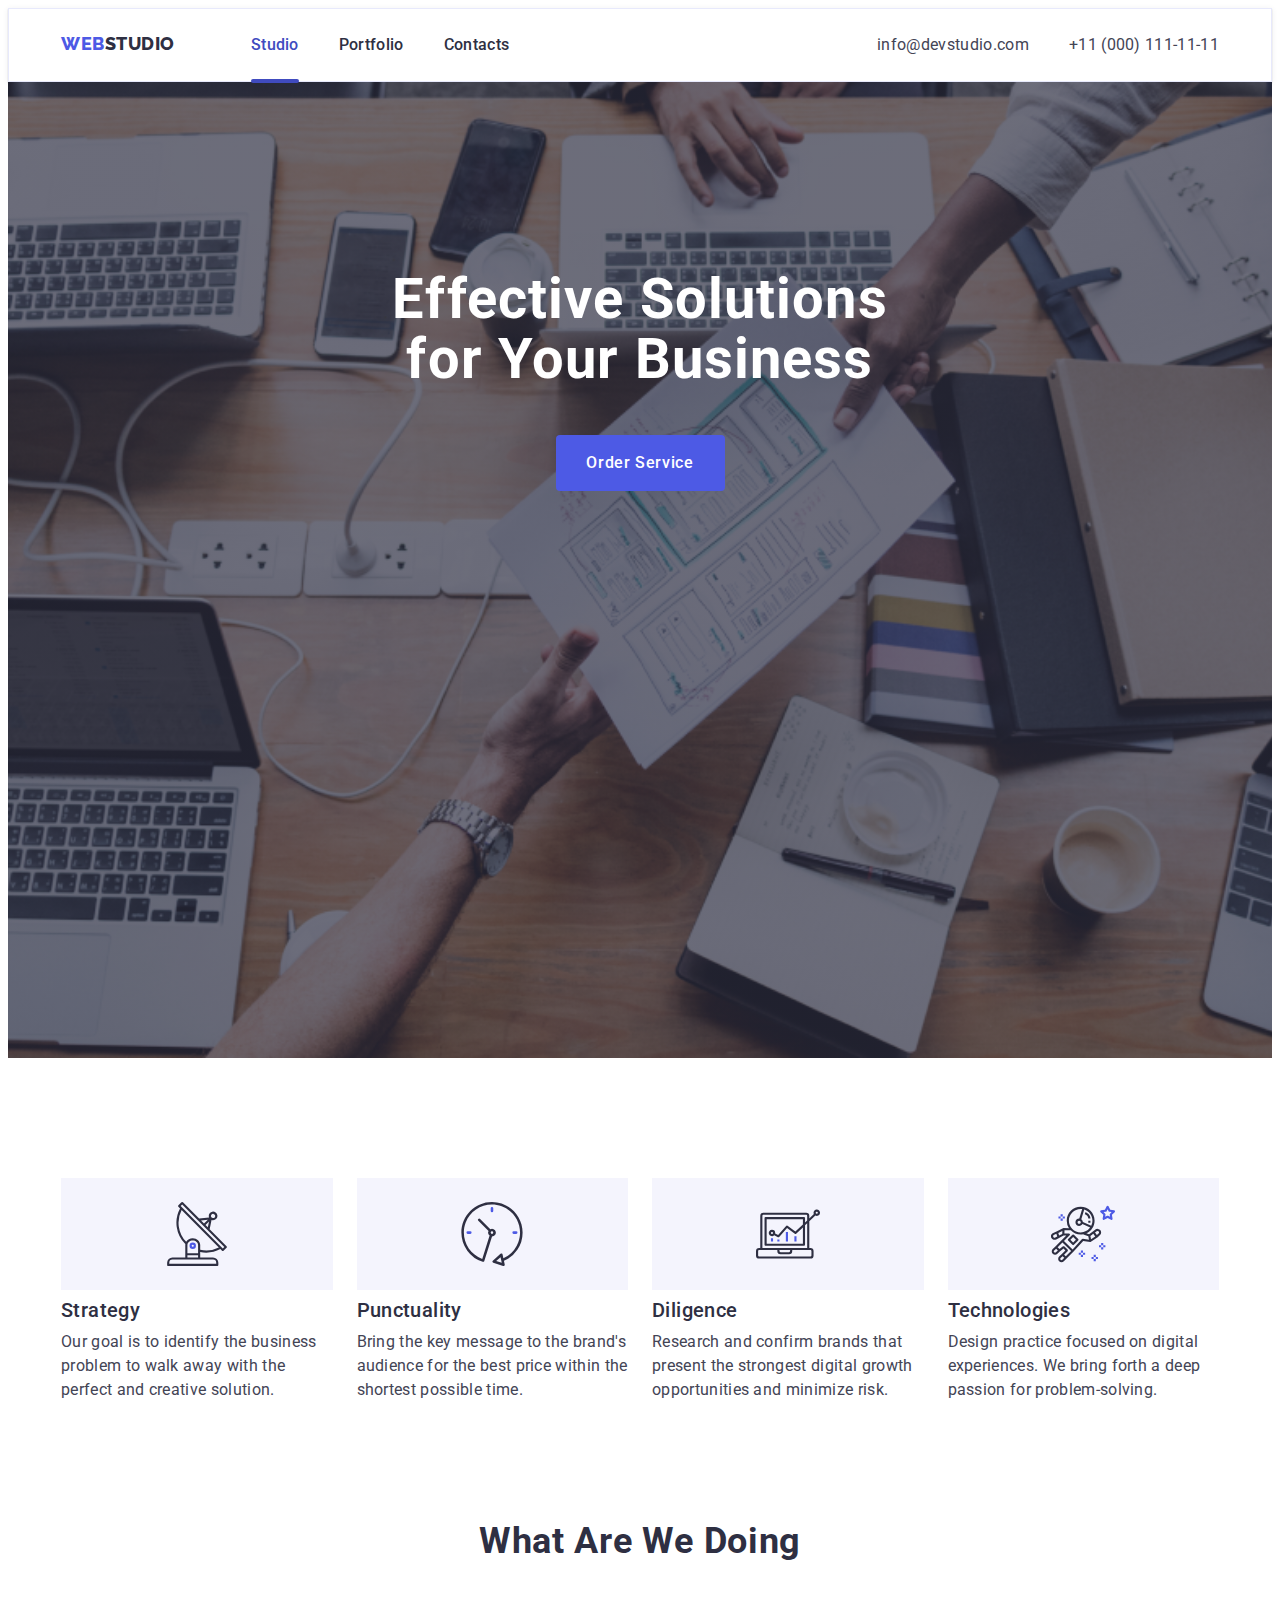
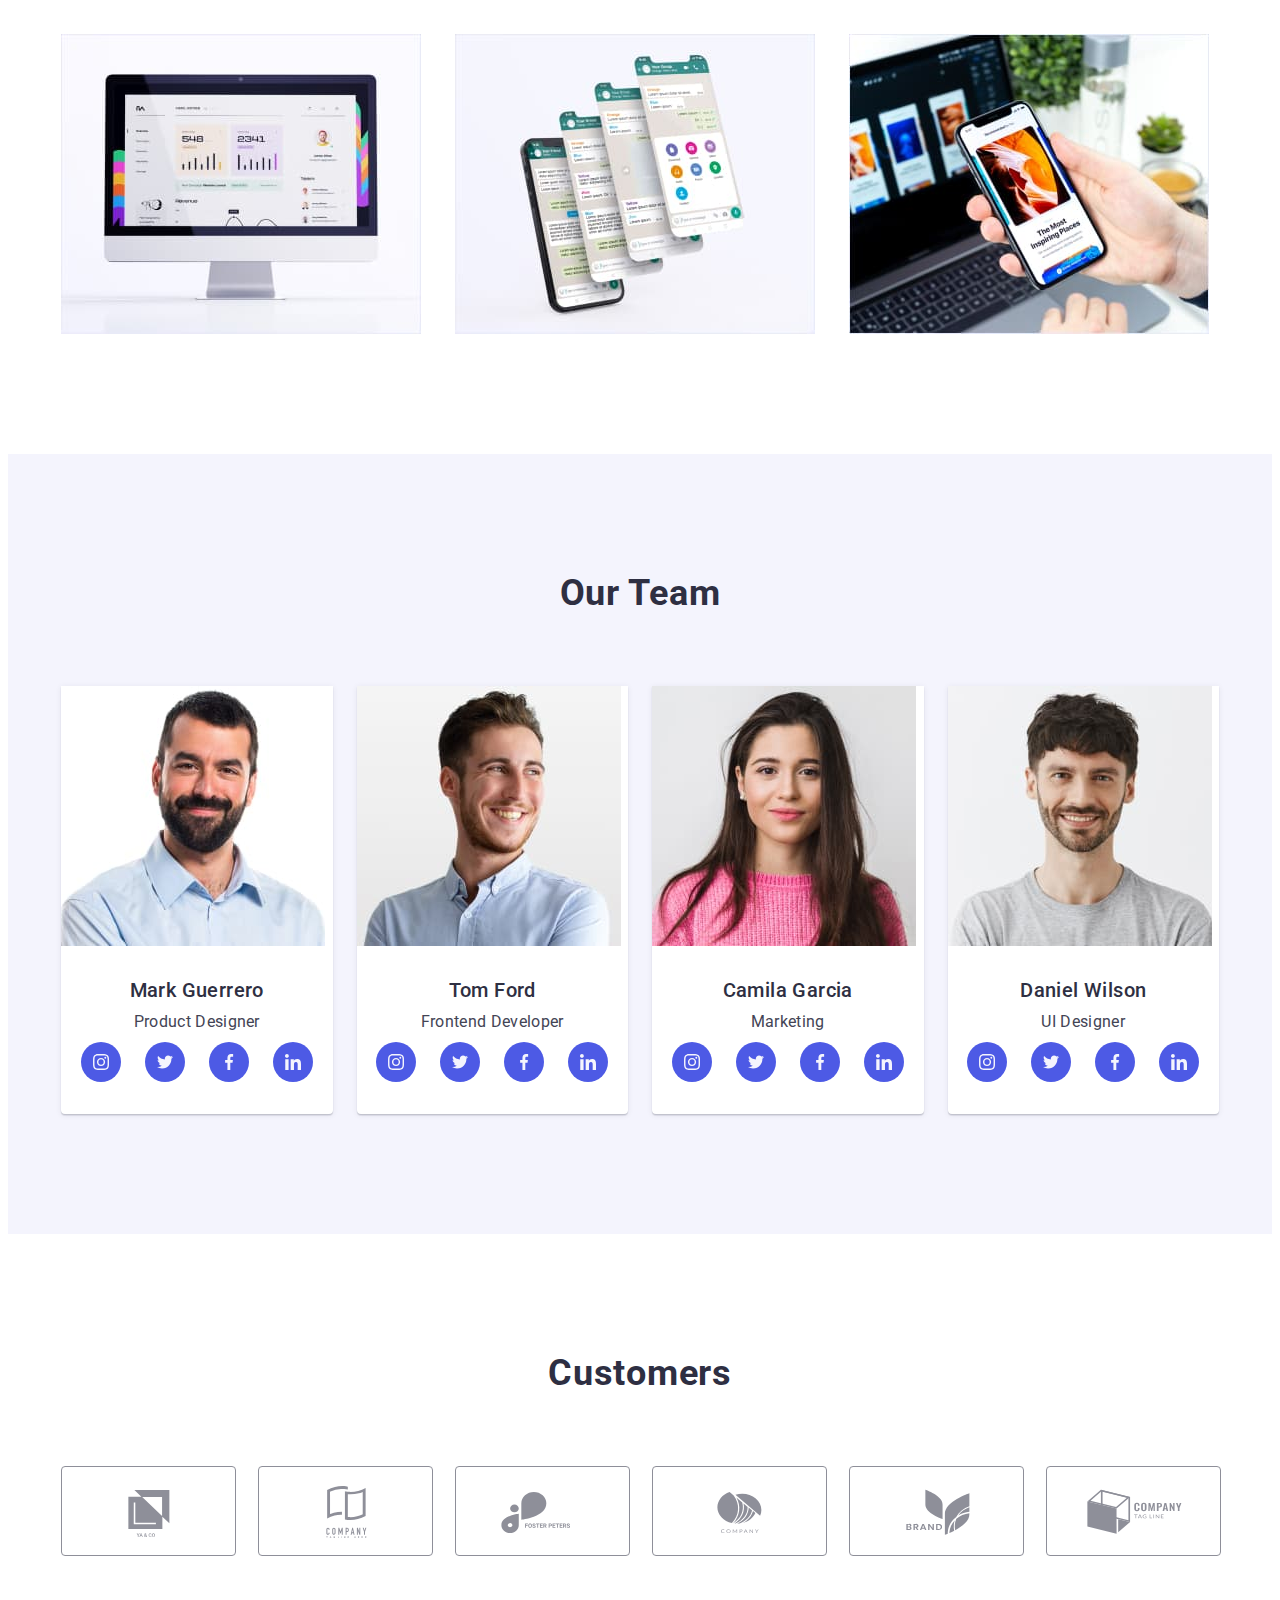
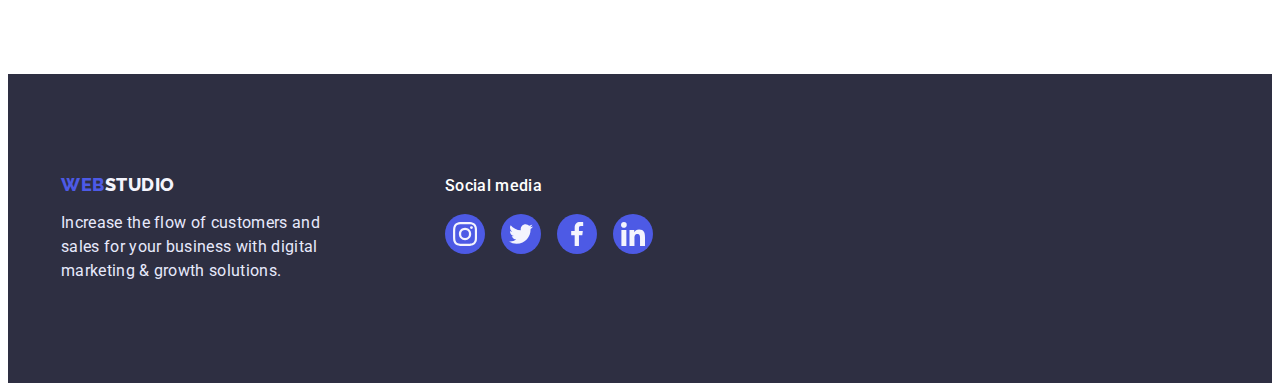
<file: index.html>
<!DOCTYPE html>
<html lang="en">
  <head>
    <meta charset="UTF-8" />
    <meta http-equiv="X-UA-Compatible" content="IE=edge" />
    <meta name="viewport" content="width=device-width, initial-scale=1.0" />
    <title>Document</title>
    <link rel="preconnect" href="https://fonts.googleapis.com" />
    <link rel="preconnect" href="https://fonts.gstatic.com" crossorigin />
    <link
      href="https://fonts.googleapis.com/css2?family=Raleway:wght@800&family=Roboto:wght@400;500;700;900&display=swap"
      rel="stylesheet"
    />
    <link
      rel="stylesheet"
      href="https://cdnjs.cloudflare.com/ajax/libs/modern-normalize/1.1.0/modern-normalize.min.css"
      integrity="sha512-wpPYUAdjBVSE4KJnH1VR1HeZfpl1ub8YT/NKx4PuQ5NmX2tKuGu6U/JRp5y+Y8XG2tV+wKQpNHVUX03MfMFn9Q=="
      crossorigin="anonymous"
      referrerpolicy="no-referrer"
    />
    <link rel="stylesheet" href="./css/styles.css" />
  </head>
  <body>
    <header class="header">
      <div class="container header-container">
        <nav class="header-navigation">
          <a href="./index.html" class="header-logo link"
            >Web<span class="logo-style">Studio</span></a
          >
          <ul class="header-list list">
            <li class="header-item">
              <a href="./index.html" class="header-link current link">Studio</a>
            </li>
            <li class="header-item">
              <a href="./portfolio.html" class="header-link link">Portfolio</a>
            </li>
            <li class="header-item">
              <a href="" class="header-link link">Contacts</a>
            </li>
          </ul>
        </nav>

        <address class="header-address">
          <ul class="address-list list">
            <li class="address-item">
              <a class="address-link link" href="mailto:info@devstudio.com"
                >info@devstudio.com</a
              >
            </li>
            <li class="address-item">
              <a class="address-link link" href="tel:+110001111111"
                >+11 (000) 111-11-11</a
              >
            </li>
          </ul>
        </address>
      </div>
    </header>
    <main>
      <section class="hero-section">
        <div class="container">
          <h1 class="hero-title">Effective Solutions for Your Business</h1>
          <button type="button" class="hero-btn" data-modal-open>Order Service</button>
        </div>
      </section>

      <section class="about">
        <div class="container about-container">
          <h2 class="visually-hidden">About</h2>   
          <ul class="about-list list">
            <li class="about-item">
               <div class="icon-wrap"><svg class="about-icon" width="64" height="64">
                        <use href="./images/icons.svg#icon-antenna"></use>
                      </svg></div>
              <h3 class="about-title title">Strategy</h3>
              <p class="about-text text">
                Our goal is to identify the business problem to walk away with
                the perfect and creative solution.
              </p>
            </li>
            <li class="about-item">
             <div class="icon-wrap"><svg class="about-icon" width="64" height="64">
                        <use href="./images/icons.svg#icon-clock"></use>
                      </svg></div>
              <h3 class="about-title title">Punctuality</h3>
              <p class="about-text text">
                Bring the key message to the brand's audience for the best price
                within the shortest possible time.
              </p>
            </li>
            <li class="about-item">
              <div class="icon-wrap"><svg class="about-icon" width="64" height="64">
                        <use href="./images/icons.svg#icon-diagram"></use>
                      </svg></div>
              <h3 class="about-title title">Diligence</h3>
              <p class="about-text text">
                Research and confirm brands that present the strongest digital
                growth opportunities and minimize risk.
              </p>
            </li>
            <li class="about-item">
              <div class="icon-wrap"><svg class="about-icon" width="64" height="64">
                        <use href="./images/icons.svg#icon-astronaut"></use>
                      </svg></div>
              <h3 class="about-title title">Technologies</h3>
              <p class="about-text text">
                Design practice focused on digital experiences. We bring forth a
                deep passion for problem-solving.
              </p>
            </li>
          </ul>
        </div>
      </section>

      <section class="duties">
        <div class="container">
          <h2 class="duties-title head-title">What are we doing</h2>
          <ul class="duties-list list">
            <li class="duties-item">
              <img
                src="./images/img1.jpg"
                alt="computer screen"
                width="360"
                height="300"
              />
            </li>
            <li class="duties-item">
              <img
                src="./images/img2.jpg"
                alt="telephone with open tabs"
                width="360"
                height="300"
              />
            </li>
            <li class="duties-item">
              <img
                src="./images/img3.jpg"
                alt="telephone in hand and laptop on the table"
                width="360"
                height="300"
              />
            </li>
          </ul>
        </div>
      </section>
      <section class="team">
        <div class="container">
          <h2 class="team-head-title head-title">Our Team</h2>
          <ul class="team-list list">
            <li class="team-item">
              <img
                src="./images/mark.jpg"
                alt="Mark's profile picture"
                width="264"
                height="260"
              />
              <div class="team-content">
                <h3 class="team-title title">Mark Guerrero</h3>
                <p class="team-text text">Product Designer</p>
                <ul class="team-soc-list list">
                  <li class="team-soc-item">
                    <a class="team-soc-link link" href=""
                      ><svg class="team-soc-icon" width="16" height="16">
                        <use href="./images/icons.svg#icon-instagram"></use>
                      </svg>
                    </a>
                  </li>
                  <li class="team-soc-item">
                    <a class="team-soc-link link" href=""
                      ><svg class="team-soc-icon" width="16" height="16">
                        <use href="./images/icons.svg#icon-twitter"></use>
                      </svg>
                    </a>
                  </li>
                  <li class="team-soc-item">
                    <a class="team-soc-link link" href=""
                      ><svg class="team-soc-icon" width="16" height="16">
                        <use href="./images/icons.svg#icon-facebook"></use>
                      </svg>
                    </a>
                  </li>
                  <li class="team-soc-item">
                    <a class="team-soc-link link" href=""
                      ><svg class="team-soc-icon" width="16" height="16">
                        <use href="./images/icons.svg#icon-linkedin"></use>
                      </svg>
                    </a>
                  </li>
                </ul>
              </div>
            </li>
            <li class="team-item">
              <img
                src="./images/tom.jpg"
                alt="Tom's profile picture"
                width="264"
                height="260"
              />
              <div class="team-content">
                <h3 class="team-title title">Tom Ford</h3>
                <p class="team-text text">Frontend Developer</p>
                <ul class="team-soc-list list">
                  <li class="team-soc-item">
                    <a class="team-soc-link link" href=""
                      ><svg class="team-soc-icon" width="16" height="16">
                        <use href="./images/icons.svg#icon-instagram"></use>
                      </svg>
                    </a>
                  </li>
                  <li class="team-soc-item">
                    <a class="team-soc-link link" href><svg class="team-soc-icon" width="16" height="16">
                        <use href="./images/icons.svg#icon-twitter"></use>
                      </svg>
                    </a>
                  </li>
                  <li class="team-soc-item">
                    <a class="team-soc-link link" href=""
                      ><svg class="team-soc-icon" width="16" height="16">
                        <use href="./images/icons.svg#icon-facebook"></use>
                      </svg>
                    </a>
                  </li>
                  <li class="team-soc-item">
                    <a class="team-soc-link link" href=""
                      ><svg class="team-soc-icon" width="16" height="16">
                        <use href="./images/icons.svg#icon-linkedin"></use>
                      </svg>
                    </a>
                  </li>
                </ul>
              </div>
            </li>
            <li class="team-item">
              <img
                src="./images/camila.jpg"
                alt="Camila's profile picture"
                width="264"
                height="260"
              />
              <div class="team-content">
                <h3 class="team-title title">Camila Garcia</h3>
                <p class="team-text text">Marketing</p>
                <ul class="team-soc-list list">
                  <li class="team-soc-item">
                    <a class="team-soc-link link" href=""
                      ><svg class="team-soc-icon" width="16" height="16">
                        <use href="./images/icons.svg#icon-instagram"></use>
                      </svg>
                    </a>
                  </li>
                  <li class="team-soc-item">
                    <a class="team-soc-link link" href=""
                      ><svg class="team-soc-icon" width="16" height="16">
                        <use href="./images/icons.svg#icon-twitter"></use>
                      </svg>
                    </a>
                  </li>
                  <li class="team-soc-item">
                    <a class="team-soc-link link" href=""
                      ><svg class="team-soc-icon" width="16" height="16">
                        <use href="./images/icons.svg#icon-facebook"></use>
                      </svg>
                    </a>
                  </li>
                  <li class="team-soc-item">
                    <a class="team-soc-link link" href=""
                      ><svg class="team-soc-icon" width="16" height="16">
                        <use href="./images/icons.svg#icon-linkedin"></use>
                      </svg>
                    </a>
                  </li>
                </ul>
              </div>
            </li>
            <li class="team-item">
              <img
                src="./images/daniel.jpg"
                alt="Daniel's profile picture"
                width="264"
                height="260"
              />
              <div class="team-content">
                <h3 class="team-title title">Daniel Wilson</h3>
                <p class="team-text text">UI Designer</p>
                <ul class="team-soc-list list">
                  <li class="team-soc-item">
                    <a class="team-soc-link link" href=""
                      ><svg class="team-soc-icon" width="16" height="16">
                        <use href="./images/icons.svg#icon-instagram"></use>
                      </svg>
                    </a>
                  </li>
                  <li class="team-soc-item">
                    <a class="team-soc-link link" href=""
                      ><svg class="team-soc-icon" width="16" height="16">
                        <use href="./images/icons.svg#icon-twitter"></use>
                      </svg>
                    </a>
                  </li>
                  <li class="team-soc-item">
                    <a class="team-soc-link link" href=""
                      ><svg class="team-soc-icon" width="16" height="16">
                        <use href="./images/icons.svg#icon-facebook"></use>
                      </svg>
                    </a>
                  </li>
                  <li class="team-soc-item">
                    <a class="team-soc-link link" href=""
                      ><svg class="team-soc-icon" width="16" height="16">
                        <use href="./images/icons.svg#icon-linkedin"></use>
                      </svg>
                    </a>
                  </li>
                </ul>
        </div>
      </section>

      <section class="customers">
        <div class="container">
          <h2 class="customers-title head-title">Customers</h2>
          <ul class="customers-list list">

            <ul class="customers-icon-list list">
                  <li class="customers-icon-item">
                    <a class="customers-icon-link link" href=""
                      ><svg class="customers-icon" width="104" height="56">
                        <use href="./images/icons.svg#icon-Logo1"></use>
                      </svg>
                    </a>
                  </li>
            <li class="customers-icon-item">
                    <a class="customers-icon-link link" href=""
                      ><svg class="customers-icon" width="104" height="56">
                        <use href="./images/icons.svg#icon-Logo2"></use>
                      </svg>
                    </a>
                  </li>
           <li class="customers-icon-item">
                    <a class="customers-icon-link link" href=""
                      ><svg class="customers-icon" width="104" height="56">
                        <use href="./images/icons.svg#icon-Logo3"></use>
                      </svg>
                    </a>
                  </li>
           <li class="customers-icon-item">
                    <a class="customers-icon-link link" href=""
                      ><svg class="customers-icon" width="104" height="56">
                        <use href="./images/icons.svg#icon-Logo4"></use>
                      </svg>
                    </a>
                  </li>
           <li class="customers-icon-item">
                    <a class="customers-icon-link link" href=""
                      ><svg class="customers-icon" width="104" height="56">
                        <use href="./images/icons.svg#icon-Logo5"></use>
                      </svg>
                    </a>
                  </li>
            <li class="customers-icon-item">
                    <a class="customers-icon-link link" href=""
                      ><svg class="customers-icon" width="104" height="56">
                        <use href="./images/icons.svg#icon-Logo6"></use>
                      </svg>
                    </a>
                  </li>
          </ul>
        </div>
      </section>
    </main>
    <footer class="footer">
      <div class="container footer-container">
        <div class="footer-content">
          <a href="./index.html" class="footer-logo link"
            >Web<span class="footer-logo-style">Studio</span></a
          >
          <p class="footer-text">
            Increase the flow of customers and sales for your business with
            digital marketing & growth solutions.
          </p>
        </div>
        <div class="footer-soc-media">
          <p class="footer-soc-text text">Social media</p>
          
          <ul class="footer-soc-list list">
                  <li class="footer-soc-item">
                    <a class="footer-soc-link link" href=""
                      ><svg class="footer-soc-icon" width="24" height="24">
                        <use href="./images/icons.svg#icon-instagram"></use>
                      </svg>
                    </a>
                  </li>
                  <li class="footer-soc-item">
                    <a class="footer-soc-link link" href=""
                      ><svg class="footer-soc-icon" width="24" height="24">
                        <use href="./images/icons.svg#icon-twitter"></use>
                      </svg>
                    </a>
                  </li>
                  <li class="footer-soc-item">
                    <a class="footer-soc-link link" href=""
                      ><svg class="footer-soc-icon" width="24" height="24">
                        <use href="./images/icons.svg#icon-facebook"></use>
                      </svg>
                    </a>
                  </li>
                  <li class="footer-soc-item">
                    <a class="footer-soc-link link" href=""
                      ><svg class="footer-soc-icon" width="24" height="24">
                        <use href="./images/icons.svg#icon-linkedin"></use>
                      </svg>
                    </a>
                  </li>
                </ul>
        </div>
      </div>
    </footer>
<div class="backdrop is-hidden" data-modal>
  <div class="modal"> <button type="button" class="modal-close-btn" data-modal-close><svg class="modal-close-icon" width="8" height="8">
                        <use href="./images/icons.svg#icon-close-sign"></use>
                      </svg> </button>
</div>
<script src="./js/modal.js"></script>
  </body>
</html>
</file>
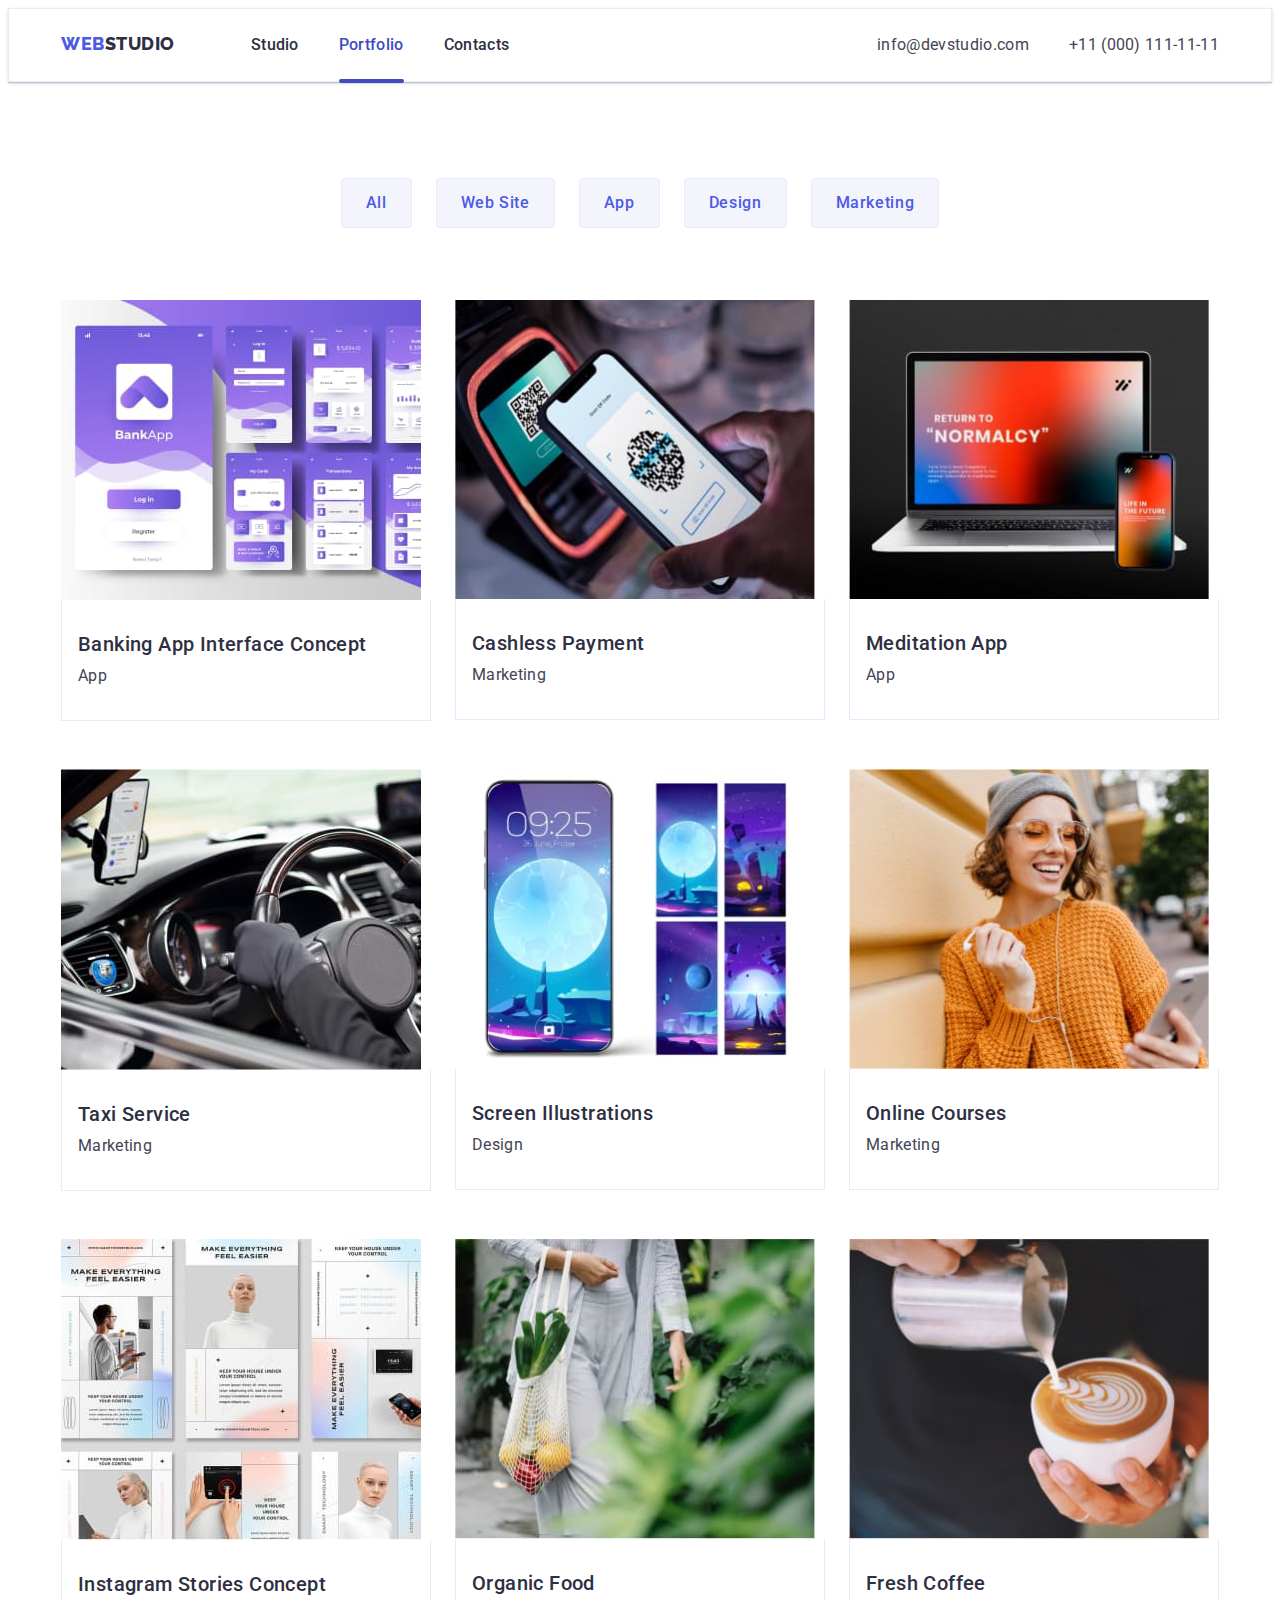
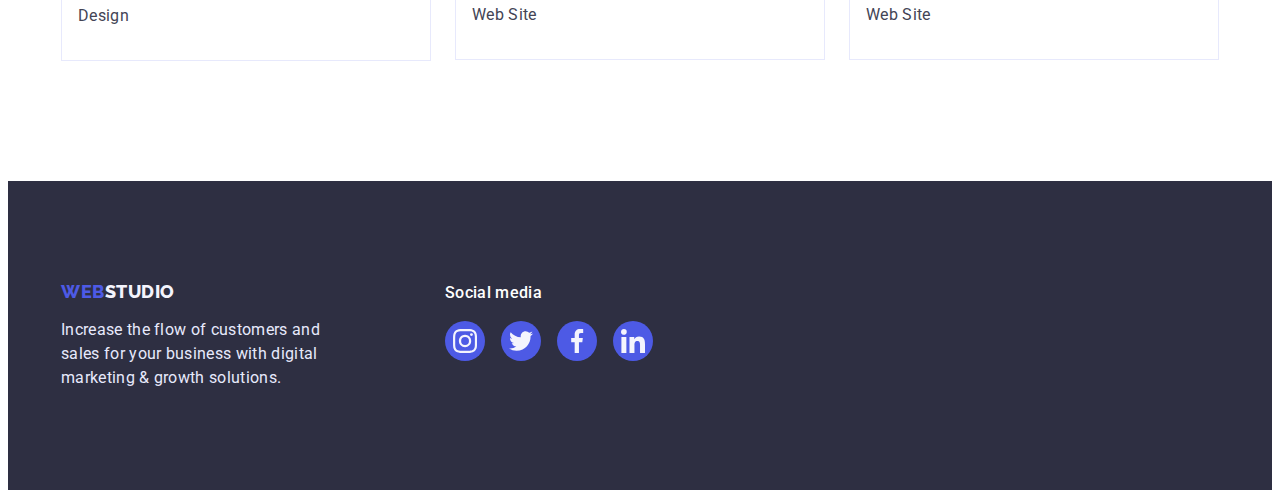
<file: portfolio.html>
<!DOCTYPE html>
<html lang="en">
  <head>
    <meta charset="UTF-8" />
    <meta http-equiv="X-UA-Compatible" content="IE=edge" />
    <meta name="viewport" content="width=device-width, initial-scale=1.0" />
    <title>Document</title>
    <link rel="preconnect" href="https://fonts.googleapis.com" />
    <link rel="preconnect" href="https://fonts.gstatic.com" crossorigin />
    <link
      href="https://fonts.googleapis.com/css2?family=Raleway:wght@800&family=Roboto:wght@400;500;700;900&display=swap"
      rel="stylesheet"
    />
    <link
      rel="stylesheet"
      href="https://cdnjs.cloudflare.com/ajax/libs/modern-normalize/1.1.0/modern-normalize.min.css"
      integrity="sha512-wpPYUAdjBVSE4KJnH1VR1HeZfpl1ub8YT/NKx4PuQ5NmX2tKuGu6U/JRp5y+Y8XG2tV+wKQpNHVUX03MfMFn9Q=="
      crossorigin="anonymous"
      referrerpolicy="no-referrer"
    />
    <link rel="stylesheet" href="./css/styles.css" />
  </head>
  <body>
    <header class="header">
      <div class="container header-container">
        <nav class="header-navigation">
          <a href="./index.html" class="header-logo link"
            >Web<span class="logo-style">Studio</span></a
          >
          <ul class="header-list list">
            <li class="header-item">
              <a href="./index.html" class="header-link link">Studio</a>
            </li>
            <li class="header-item">
              <a href="./portfolio.html" class="header-link current link"
                >Portfolio</a
              >
            </li>
            <li class="header-item">
              <a href="" class="header-link link">Contacts</a>
            </li>
          </ul>
        </nav>

        <address class="header-address">
          <ul class="address-list list">
            <li class="address-item">
              <a class="address-link link" href="mailto:info@devstudio.com"
                >info@devstudio.com</a
              >
            </li>
            <li class="address-item">
              <a class="address-link link" href="tel:+110001111111"
                >+11 (000) 111-11-11</a
              >
            </li>
          </ul>
        </address>
      </div>
    </header>
    <main>
      <section class="portfolio">
        <div class="container">
          <h1 class="visually-hidden">Portfolio</h1>
          <ul class="portfolio-top-list list">
            <li class="portfolio-top-item">
              <button type="button" class="portfolio-btn">All</button>
            </li>
            <li class="portfolio-top-item">
              <button type="button" class="portfolio-btn">Web Site</button>
            </li>
            <li class="portfolio-top-item">
              <button type="button" class="portfolio-btn">App</button>
            </li>
            <li class="portfolio-top-item">
              <button type="button" class="portfolio-btn">Design</button>
            </li>
            <li class="portfolio-top-item">
              <button type="button" class="portfolio-btn">Marketing</button>
            </li>
          </ul>

          <ul class="portfolio-list list">
            <li class="portfolio-item">
              <a href="" class="portfolio-link link">
                <div class="portfolio-thumb">
                  <img
                    src="./images/banking.jpg"
                    alt="Banking App tabs"
                    width="360"
                    height="300"
                  />

                  <p class="portfolio-cover-text text">
                    14 Stylish and User-Friendly App Design Concepts · Task
                    Manager App · Calorie Tracker App · Exotic Fruit Ecommerce
                    App · Cloud Storage App
                  </p>
                </div>

                <div class="card-content">
                  <h2 class="portfolio-title title">
                    Banking App Interface Concept
                  </h2>
                  <p class="portfolio-text text">App</p>
                </div>
              </a>
            </li>

            <li class="portfolio-item">
              <a href="" class="portfolio-link link">
                <div class="portfolio-thumb">
                  <img
                    src="./images/payment.jpg"
                    alt="Payment procedure"
                    width="360"
                    height="300"
                  />
                  <p class="portfolio-cover-text text">
                    14 Stylish and User-Friendly App Design Concepts · Task
                    Manager App · Calorie Tracker App · Exotic Fruit Ecommerce
                    App · Cloud Storage App
                  </p>
                </div>

                <div class="card-content">
                  <h2 class="portfolio-title title">Cashless Payment</h2>
                  <p class="portfolio-text text">Marketing</p>
                </div>
              </a>
            </li>
            <li class="portfolio-item">
              <a href="" class="portfolio-link link">
                <div class="portfolio-thumb">
                  <img
                    src="./images/meditation.jpg"
                    alt="Laptop and telephone"
                    width="360"
                    height="300"
                  />
                  <div class="portfolio-cover-text text">
                    <p>
                      14 Stylish and User-Friendly App Design Concepts · Task
                      Manager App · Calorie Tracker App · Exotic Fruit Ecommerce
                      App · Cloud Storage App
                    </p>
                  </div>
                </div>

                <div class="card-content">
                  <h2 class="portfolio-title title">Meditation App</h2>
                  <p class="portfolio-text text">App</p>
                </div>
              </a>
            </li>
            <li class="portfolio-item">
              <a href="" class="portfolio-link link">
                <div class="portfolio-thumb">
                  <img
                    src="./images/taxi.jpg"
                    alt="Steering wheel"
                    width="360"
                    height="300"
                  />
                  <p class="portfolio-cover-text text">
                    14 Stylish and User-Friendly App Design Concepts · Task
                    Manager App · Calorie Tracker App · Exotic Fruit Ecommerce
                    App · Cloud Storage App
                  </p>
                </div>

                <div class="card-content">
                  <h2 class="portfolio-title title">Taxi Service</h2>
                  <p class="portfolio-cover text">Marketing</p>
                </div>
              </a>
            </li>
            <li class="portfolio-item">
              <a href="" class="portfolio-link link">
                <div class="portfolio-thumb">
                  <img
                    src="./images/illustrations.jpg"
                    alt="Illustration samples on telephone screen"
                    width="360"
                    height="300"
                  />
                  <p class="portfolio-cover-text text">
                    14 Stylish and User-Friendly App Design Concepts · Task
                    Manager App · Calorie Tracker App · Exotic Fruit Ecommerce
                    App · Cloud Storage App
                  </p>
                </div>

                <div class="card-content">
                  <h2 class="portfolio-title title">Screen Illustrations</h2>
                  <p class="portfolio-text text">Design</p>
                </div>
              </a>
            </li>
            <li class="portfolio-item">
              <a href="" class="portfolio-link link">
                <div class="portfolio-thumb">
                  <img
                    src="./images/courses.jpg"
                    alt="Smiling lady holding a phone"
                    width="360"
                    height="300"
                  />

                  <p class="portfolio-cover-text text">
                    14 Stylish and User-Friendly App Design Concepts · Task
                    Manager App · Calorie Tracker App · Exotic Fruit Ecommerce
                    App · Cloud Storage App
                  </p>
                </div>

                <div class="card-content">
                  <h2 class="portfolio-title title">Online Courses</h2>
                  <p class="portfolio-text text">Marketing</p>
                </div>
              </a>
            </li>
            <li class="portfolio-item">
              <a href="" class="portfolio-link link">
                <div class="portfolio-thumb">
                  <img
                    src="./images/instagram.jpg"
                    alt="Instagram pages"
                    width="360"
                    height="300"
                  />

                  <p class="portfolio-cover-text text">
                    14 Stylish and User-Friendly App Design Concepts · Task
                    Manager App · Calorie Tracker App · Exotic Fruit Ecommerce
                    App · Cloud Storage App
                  </p>
                </div>

                <div class="card-content">
                  <h2 class="portfolio-title title">
                    Instagram Stories Concept
                  </h2>
                  <p class="portfolio-text text">Design</p>
                </div>
              </a>
            </li>
            <li class="portfolio-item">
              <a href="" class="portfolio-link link">
                <div class="portfolio-thumb">
                  <img
                    src="./images/food.jpg"
                    alt="Lady holding a bag with fruits and vegetables"
                    width="360"
                    height="300"
                  />

                  <p class="portfolio-cover-text text">
                    14 Stylish and User-Friendly App Design Concepts · Task
                    Manager App · Calorie Tracker App · Exotic Fruit Ecommerce
                    App · Cloud Storage App
                  </p>
                </div>

                <div class="card-content">
                  <h2 class="portfolio-title title">Organic Food</h2>
                  <p class="portfolio-text text">Web Site</p>
                </div>
              </a>
            </li>
            <li class="portfolio-item">
              <a href="" class="portfolio-link link">
                <div class="portfolio-thumb">
                  <img
                    src="./images/coffee.jpg"
                    alt="Cup of cofee"
                    width="360"
                    height="300"
                  />

                  <p class="portfolio-cover-text text">
                    14 Stylish and User-Friendly App Design Concepts · Task
                    Manager App · Calorie Tracker App · Exotic Fruit Ecommerce
                    App · Cloud Storage App
                  </p>
                </div>

                <div class="card-content">
                  <h2 class="portfolio-title title">Fresh Coffee</h2>
                  <p class="portfolio-text text">Web Site</p>
                </div>
              </a>
            </li>
          </ul>
        </div>
      </section>
    </main>
    <footer class="footer">
      <div class="container footer-container">
        <div class="footer-content">
          <a href="./index.html" class="footer-logo link"
            >Web<span class="footer-logo-style">Studio</span></a
          >
          <p class="footer-text">
            Increase the flow of customers and sales for your business with
            digital marketing & growth solutions.
          </p>
        </div>
        <div class="footer-soc-media">
          <p class="footer-soc-text text">Social media</p>

          <ul class="footer-soc-list list">
            <li class="footer-soc-item">
              <a class="footer-soc-link link" href=""
                ><svg class="footer-soc-icon" width="24" height="24">
                  <use href="./images/icons.svg#icon-instagram"></use>
                </svg>
              </a>
            </li>
            <li class="footer-soc-item">
              <a class="footer-soc-link link" href=""
                ><svg class="footer-soc-icon" width="24" height="24">
                  <use href="./images/icons.svg#icon-twitter"></use>
                </svg>
              </a>
            </li>
            <li class="footer-soc-item">
              <a class="footer-soc-link link" href=""
                ><svg class="footer-soc-icon" width="24" height="24">
                  <use href="./images/icons.svg#icon-facebook"></use>
                </svg>
              </a>
            </li>
            <li class="footer-soc-item">
              <a class="footer-soc-link link" href=""
                ><svg class="footer-soc-icon" width="24" height="24">
                  <use href="./images/icons.svg#icon-linkedin"></use>
                </svg>
              </a>
            </li>
          </ul>
        </div>
      </div>
    </footer>
  </body>
</html>
</file>
<file: css/styles.css>
:root {
  --main-text-color: #434455;
  --main-background-color: #ffffff;
  --main-title-logo: #2e2f42;
  --button-icon-logo-color: #4d5ae5;
  --main-hover-focus: #404bbf;
  --secondary-bg-color: #f4f4fd;
  --border-footer-text: #e7e9fc;
  --footer-hover-focus: #31d0aa;
  --customer-icon-color: #8e8f99;
  --modal-bg: #fcfcfc;
  --card-set-gap-column: 24px;
  --card-set-gap-row: 48px;
  --bg-gradient: linear-gradient(rgba(46, 47, 66, 0.7), rgba(46, 47, 66, 0.7));
  --timing-function: cubic-bezier(0.4, 0, 0.2, 1);
}
p,
h1,
h2,
h3,
h4,
h5,
h6 {
  margin: 0;
}
ul {
  margin: 0;
  padding-left: 0;
}
button {
  cursor: pointer;
}
address {
  font-style: normal;
}
img {
  display: block;
  max-width: 100%;
  height: auto;
}
body {
  font-family: "Roboto", sans-serif;
  background-color: var(--main-background-color, #ffffff);
  color: var(--main-text-color, #434455);
}
.list {
  list-style: none;
}

.link {
  text-decoration: none;
}
.visually-hidden {
  position: absolute;
  width: 1px;
  height: 1px;
  margin: -1px;
  border: 0;
  padding: 0;
  white-space: nowrap;
  clip-path: inset(100%);
  clip: rect(0 0 0 0);
  overflow: hidden;
}

.container {
  width: 1158px;
  padding-left: 15px;
  padding-right: 15px;
  margin-left: auto;
  margin-right: auto;
}
section {
  padding-top: 120px;
  padding-bottom: 120px;
}

.head-title {
  font-size: 36px;
  line-height: 1.11;
  text-align: center;
  letter-spacing: 0.02em;
  text-transform: capitalize;
  color: var(--main-title-logo, #2e2f42);
  margin-bottom: 72px;
}
.title {
  font-weight: 500;
  font-size: 20px;
  line-height: 1.2;
  letter-spacing: 0.02em;
  color: var(--main-title-logo, #2e2f42);
}
.text {
  margin-top: 8px;
  font-size: 16px;
  line-height: 1.5;
  letter-spacing: 0.02em;
  color: var(--main-text-color, #434455);
}
/* ------------Header--------------- */
.header {
  border: 1px solid var(--border-footer-text, #e7e9fc);
  box-shadow: 0 1px 6px 0 rgba(46, 47, 66, 0.08),
    0 1px 1px 0 rgba(46, 47, 66, 0.16), 0 2px 1px 0 rgba(46, 47, 66, 0.08);
}
.header-navigation {
  display: flex;
  margin-right: auto;
}
.header-list {
  display: flex;
  gap: 40px;
}

.header-logo {
  padding-top: 24px;
  padding-bottom: 24px;
  margin-right: 76px;
  font-family: "Raleway", sans-serif;
  font-weight: 800;
  font-size: 18px;
  line-height: 1.17;
  align-items: center;
  letter-spacing: 0.03em;
  text-transform: uppercase;
  color: var(--button-icon-logo-color, #4d5ae5);
}

.logo-style {
  color: var(--main-title-logo, #2e2f42);
}

.header-link {
  position: relative;
  display: block;
  padding-top: 24px;
  padding-bottom: 24px;
  font-weight: 500;
  font-size: 16px;
  line-height: 1.5;
  letter-spacing: 0.02em;
  color: var(--main-title-logo, #2e2f42);
  transition: color 250ms var(--timing-function);
}

.header-link:hover,
.header-link:focus {
  color: var(--main-hover-focus, #404bbf);
}

.current {
  color: var(--main-hover-focus, #404bbf);
}

.current::after {
  content: "";
  position: absolute;
  left: 0;
  bottom: -2px;
  width: 100%;
  height: 4px;
  border-radius: 2px;
  background-color: var(--main-hover-focus, #404bbf);
}

.header-container {
  display: flex;
  align-items: center;
}
.header-address {
  font-style: normal;
}
.address-list {
  display: flex;
  gap: 40px;
}

.address-link {
  font-size: 16px;
  line-height: 1.5;
  letter-spacing: 0.02em;
  color: var(--main-text-color, #434455);
  transition: color 250ms var(--timing-function);
}

.address-link:hover,
.address-link:focus {
  color: var(--main-hover-focus, #404bbf);
}

/* -------------------Hero-section----------------------- */
.hero-section {
  background-color: var(--main-title-logo, #2e2f42);
  background-image: var(--bg-gradient), url(../images/office.jpg);
  height: 600px;
  max-width: 1440px;
  margin-left: auto;
  margin-right: auto;
  background-repeat: no-repeat;
  background-position: center;
  background-size: cover;
  text-align: center;
  padding-top: 188px;
  padding-bottom: 188px;
}

.hero-title {
  margin: 0 auto;
  margin-bottom: 45px;
  width: 496px;
  font-size: 56px;
  line-height: 1.07;
  letter-spacing: 0.02em;
  color: var(--main-background-color, #ffffff);
}
.hero-btn {
  display: block;
  margin: 0 auto;
  border-radius: 4px;
  min-width: 169px;
  height: 56px;
  background: var(--button-icon-logo-color, #4d5ae5);
  font-family: inherit;
  font-weight: 500;
  font-size: 16px;
  line-height: 1.5;
  letter-spacing: 0.04em;
  color: var(--main-background-color, #ffffff);
  border: none;
  transition: background-color 250ms var(--timing-function);
}
.hero-btn:hover,
.hero-btn:focus {
  background: var(--main-hover-focus, #404bbf);
}

/* -------------------About-section----------------------- */

.about-list {
  display: flex;
  gap: var(--card-set-gap-column);
}

.about-item {
  flex-basis: calc((100% - 72px) / 4);
}

.icon-wrap {
  background-color: var(--secondary-bg-color, #f4f4fd);
  height: 112px;
  display: flex;
  align-items: center;
  justify-content: center;
  margin-bottom: 8px;
}
/* -------------------Duties-section----------------------- */
.duties {
  padding-top: 0;
}

.duties-list {
  display: flex;
  gap: var(--card-set-gap-column);
}

.duties-item {
  flex-basis: calc((100% - 48px) / 3);
}
/* -------------------Team-section----------------------- */
.team {
  background: var(--secondary-bg-color, #f4f4fd);
}

.team-list {
  display: flex;
  gap: var(--card-set-gap-column);
}
.team-text {
  margin-bottom: 8px;
}

.team-item {
  flex-basis: calc((100% - 72px) / 4);
  background: var(--main-background-color, #ffffff);
  text-align: center;
  border-radius: 0px 0px 4px 4px;
  box-shadow: 0 1px 6px rgba(46, 47, 66, 0.08), 0 1px 1px rgba(46, 47, 66, 0.16),
    0 2px 1px rgba(46, 47, 66, 0.08);
}

.team-content {
  padding: 32px 0;
}
.team-soc-list {
  display: flex;
  gap: var(--card-set-gap-column);
  justify-content: center;
}
.team-soc-item {
  width: 40px;
  height: 40px;
}

.team-soc-icon {
  fill: var(--secondary-bg-color, #f4f4fd);
}

.team-soc-link {
  width: 100%;
  height: 100%;
  border-radius: 50px;
  background-color: var(--button-icon-logo-color, #4d5ae5);
  display: flex;
  align-items: center;
  justify-content: center;
  transition: background-color 250ms cubic-bezier(0.4, 0, 0.2, 1);
}
.team-soc-link:hover,
.team-soc-link:focus {
  background-color: var(--main-hover-focus, #404bbf);
}

/* -------------------Customers----------------------- */

.customers-icon-list {
  display: flex;
  gap: var(--card-set-gap-column);
}
.customers-icon-item {
  height: 88px;
  flex-basis: calc((100% - 120px) / 6);
}

.customers-icon-link {
  width: 100%;
  height: 100%;
  border-radius: 4px;
  border: 1px solid var(--customer-icon-color, #8e8f99);
  display: flex;
  align-items: center;
  justify-content: center;
  color: var(--customer-icon-color, #8e8f99);
  transition: border-color 250ms var(--timing-function),
    color 250ms var(--timing-function);
}
.customers-icon {
  fill: currentColor;
}

.customers-icon-link:hover,
.customers-icon-link:focus {
  border-color: var(--main-hover-focus, #404bbf);
  color: var(--main-hover-focus, #404bbf);
}

/* -------------------Footer-section----------------------- */
.footer {
  background: var(--main-title-logo, #2e2f42);
  padding-top: 100px;
  padding-bottom: 100px;
}
.footer-container {
  display: flex;
  gap: 120px;
}
.footer-content {
  width: 264px;
}
.footer-logo {
  display: block;
  margin-bottom: 16px;
  font-family: "Raleway", sans-serif;
  font-weight: 800;
  font-size: 18px;
  line-height: 1.17;
  letter-spacing: 0.03em;
  text-transform: uppercase;
  color: var(--button-icon-logo-color, #4d5ae5);
}
.footer-logo-style {
  color: var(--secondary-bg-color, #f4f4fd);
}

.footer-text {
  font-size: 16px;
  line-height: 1.5;
  letter-spacing: 0.02em;
  color: var(--border-footer-text, #e7e9fc);
}

.footer-soc-text {
  font-weight: 500;
  margin-top: 0px;
  margin-bottom: 16px;
  color: var(--main-background-color, #ffffff);
}

.footer-soc-list {
  display: flex;
  gap: 16px;
}
.footer-soc-media {
  display: block;
  width: 208px;
}

.footer-soc-item {
  width: 40px;
  height: 40px;
}

.footer-soc-icon {
  fill: var(--secondary-bg-color, #f4f4fd);
}

.footer-soc-link {
  width: 100%;
  height: 100%;
  border-radius: 50px;
  background-color: var(--button-icon-logo-color, #4d5ae5);
  display: flex;
  align-items: center;
  justify-content: center;
  transition: background-color 250ms var(--timing-function);
}
.footer-soc-link:hover,
.footer-soc-link:focus {
  background-color: var(--footer-hover-focus, #31d0aa);
}

/* ----------Portfolio-page----------------------- */
.portfolio {
  padding-top: 96px;
}
.portfolio-top-list {
  display: flex;
  justify-content: center;
  margin-bottom: 72px;
  gap: var(--card-set-gap-column);
}

.portfolio-btn {
  border-radius: 4px;
  padding: 12px 24px;
  border: 1px solid var(--border-footer-text, #e7e9fc);
  font-family: inherit;
  font-weight: 500;
  font-size: 16px;
  line-height: 1.5;
  display: flex;
  align-items: center;
  text-align: center;
  letter-spacing: 0.04em;
  background: var(--secondary-bg-color, #f4f4fd);
  color: var(--button-icon-logo-color, #4d5ae5);
  transition: background-color 250ms var(--timing-function),
    color 250ms var(--timing-function),
    border-color 250ms var(--timing-function),
    box-shadow 250ms var(--timing-function);
}
.portfolio-btn:hover,
.portfolio-btn:focus {
  background: var(--main-hover-focus, #404bbf);
  border-color: var(--main-hover-focus, #404bbf);
  color: var(--main-background-color, #ffffff);
  box-shadow: 0 3px 1px rgba(0, 0, 0, 0.1), 0 2px 1px rgba(0, 0, 0, 0.08),
    0 2px 2px rgba(0, 0, 0, 0.12);
}

.portfolio-thumb {
  position: relative;
  overflow: hidden;
}

.portfolio-cover-text {
  position: absolute;
  top: 0;
  left: 0;
  width: 100%;
  height: 100%;
  margin-top: 0;
  padding: 40px 32px;
  color: #f4f4fd;
  background-color: var(--button-icon-logo-color, #4d5ae5);
  transform: translateY(100%);
  transition: transform 250ms var(--timing-function);
}

.portfolio-list {
  display: flex;
  flex-wrap: wrap;
  column-gap: var(--card-set-gap-column);
  row-gap: var(--card-set-gap-row);
}

.portfolio-item {
  flex-basis: calc((100% - 48px) / 3);
}

.card-content {
  padding: 32px 0px 32px 16px;
  border: 1px solid var(--border-footer-text, #e7e9fc);
  border-top: none;
}

.portfolio-link {
  display: block;
}

.portfolio-link:hover,
.portfolio-link:focus {
  box-shadow: 0 1px 6px 0 rgba(46, 47, 66, 0.08),
    0 1px 1px 0 rgba(46, 47, 66, 0.16), 0 2px 1px 0 rgba(46, 47, 66, 0.08);
}

.portfolio-link:hover .portfolio-cover-text,
.portfolio-link:focus .portfolio-cover-text {
  transform: translate(0);
}

/* ----------Backdrop----------------------- */
.backdrop {
  position: fixed;
  top: 0;
  width: 100%;
  height: 100%;
  background-color: rgba(46, 47, 66, 0.4);
  opacity: 1;
  transition: opacity 250ms var(--timing-function),
    visibility 250ms var(--timing-function);
}

.modal {
  position: absolute;
  top: 50%;
  left: 50%;
  width: 408px;
  min-height: 576px;
  background-color: var(--modal-bg, #fcfcfc);
  border-radius: 4px;
  box-shadow: 0px 1px 1px rgba(0, 0, 0, 0.14), 0px 1px 3px rgba(0, 0, 0, 0.12),
    0px 2px 1px rgba(0, 0, 0, 0.2);
  transform: translate(-50%, -50%) scale(1) rotate(360deg);
  transition: transform 500ms var(--timing-function);
}

.backdrop.is-hidden .modal {
  transform: translate(-50%, -50%) scale(0) rotate(0);
}
.modal-close-btn {
  width: 24px;
  height: 24px;
  background-color: var(--border-footer-text, #e7e9fc);
  border: 1px solid rgba(0, 0, 0, 0.1);
  border-radius: 50%;
  position: absolute;
  top: 24px;
  right: 24px;
}
.is-hidden {
  opacity: 0;
  visibility: hidden;
  pointer-events: none;
}
</file>
